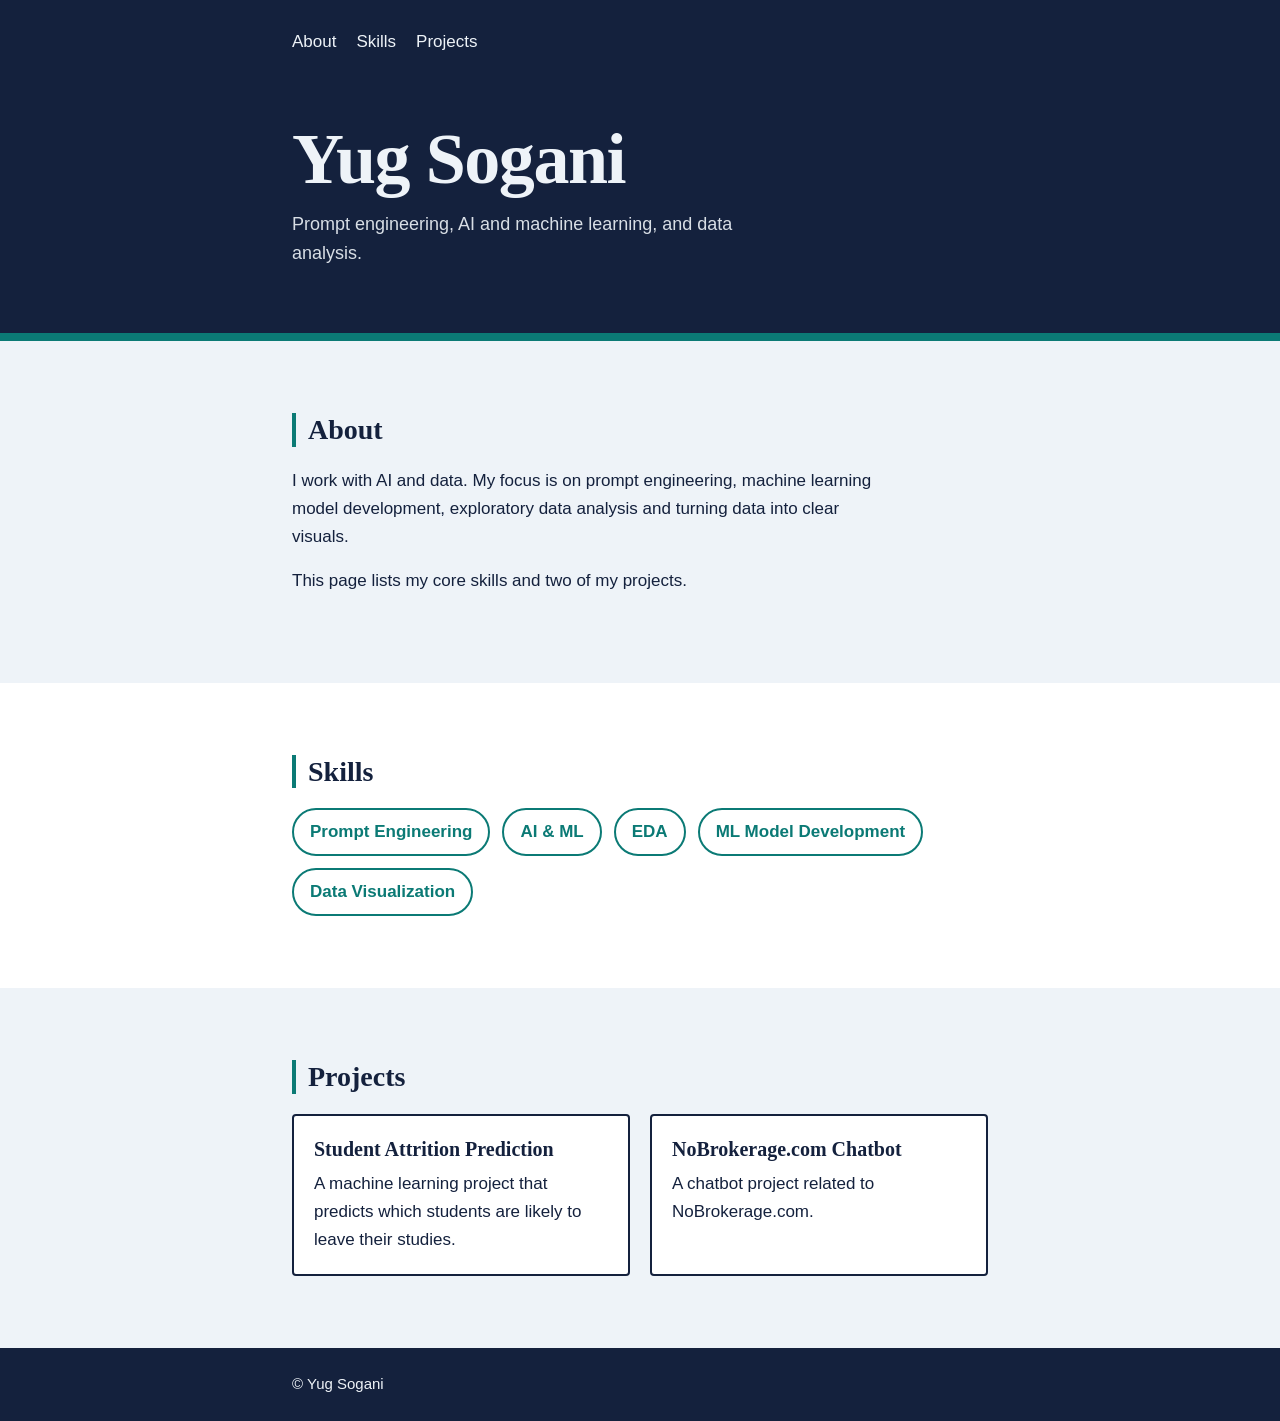
<file: Yug Sogani Portfolio Preview (1).html>
<!DOCTYPE html>
<html lang="en">
<head>
  <meta charset="UTF-8">
  <meta name="viewport" content="width=device-width, initial-scale=1">
  <title>Yug Sogani | Portfolio</title>
  <meta name="description" content="Personal portfolio of Yug Sogani: skills in AI, machine learning and data analysis, and selected projects.">
  <style>
/* Three-colour scheme: navy, ice, teal */
:root {
  --navy: #14213d;
  --ice: #eef3f8;
  --teal: #0b7a75;
}

*,
*::before,
*::after {
  box-sizing: border-box;
}

html {
  scroll-behavior: smooth;
}

body {
  margin: 0;
  font-family: "Segoe UI", Roboto, Helvetica, Arial, sans-serif;
  font-size: 1.0625rem;
  line-height: 1.65;
  color: var(--navy);
  background: var(--ice);
}

.container {
  width: 100%;
  max-width: 46rem;
  margin: 0 auto;
  padding: 0 1.25rem;
}

/* Hero */
.hero {
  background: var(--navy);
  color: var(--ice);
  padding: 1.25rem 0 4rem;
  border-bottom: 0.5rem solid var(--teal);
}

.nav {
  display: flex;
  flex-wrap: wrap;
  gap: 0.25rem 1.25rem;
  margin-bottom: 3.5rem;
}

.nav a {
  color: var(--ice);
  text-decoration: none;
  padding: 0.5rem 0;
  border-bottom: 2px solid transparent;
  transition: border-color 0.2s ease;
}

.nav a:hover,
.nav a:focus-visible {
  border-bottom-color: var(--ice);
}

h1 {
  margin: 0 0 0.75rem;
  font-family: Georgia, "Times New Roman", serif;
  font-size: clamp(2.5rem, 12vw, 4.5rem);
  line-height: 1.05;
  font-weight: 700;
  letter-spacing: -0.02em;
}

.tagline {
  margin: 0;
  max-width: 30rem;
  font-size: 1.125rem;
  opacity: 0.9;
}

/* Sections */
.section {
  padding: 3.5rem 0;
}

.section-alt {
  background: #fff;
}

h2 {
  margin: 0 0 1.25rem;
  font-family: Georgia, "Times New Roman", serif;
  font-size: 1.75rem;
  line-height: 1.2;
  padding-left: 0.75rem;
  border-left: 0.3rem solid var(--teal);
}

p {
  margin: 0 0 1rem;
  max-width: 38rem;
}

/* Skills */
.skills {
  list-style: none;
  margin: 0;
  padding: 0;
  display: flex;
  flex-wrap: wrap;
  gap: 0.75rem;
}

.skills li {
  padding: 0.5rem 1rem;
  border: 2px solid var(--teal);
  border-radius: 999px;
  color: var(--teal);
  font-weight: 600;
  transition: background-color 0.2s ease, color 0.2s ease, transform 0.2s ease;
}

.skills li:hover {
  background: var(--teal);
  color: #fff;
  transform: translateY(-2px);
}

/* Projects */
.projects {
  display: grid;
  gap: 1.25rem;
}

.project {
  background: #fff;
  border: 2px solid var(--navy);
  border-radius: 0.25rem;
  padding: 1.25rem;
  transition: background-color 0.2s ease, color 0.2s ease, transform 0.2s ease;
}

.project h3 {
  margin: 0 0 0.5rem;
  font-family: Georgia, "Times New Roman", serif;
  font-size: 1.25rem;
  line-height: 1.3;
}

.project p {
  margin: 0;
}

.project:hover {
  background: var(--navy);
  color: var(--ice);
  transform: translateY(-4px);
}

/* Footer */
.footer {
  background: var(--navy);
  color: var(--ice);
  padding: 1.5rem 0;
}

.footer p {
  margin: 0;
  font-size: 0.9375rem;
}

/* Keyboard focus */
a:focus-visible {
  outline: 3px solid var(--teal);
  outline-offset: 3px;
}

.nav a:focus-visible {
  outline-color: var(--ice);
}

/* Larger screens */
@media (min-width: 600px) {
  .projects {
    grid-template-columns: 1fr 1fr;
  }

  .section {
    padding: 4.5rem 0;
  }
}

/* Small phones (around 375px and below) */
@media (max-width: 400px) {
  body {
    font-size: 1rem;
  }

  .hero {
    padding-bottom: 3rem;
  }

  .nav {
    margin-bottom: 2.5rem;
  }

  h2 {
    font-size: 1.5rem;
  }
}

@media (prefers-reduced-motion: reduce) {
  html {
    scroll-behavior: auto;
  }

  * {
    transition: none !important;
  }

  .skills li:hover,
  .project:hover {
    transform: none;
  }
}

  </style>
</head>
<body>

  <header class="hero">
    <div class="container">
      <nav class="nav" aria-label="Main navigation">
        <a href="#about">About</a>
        <a href="#skills">Skills</a>
        <a href="#projects">Projects</a>
      </nav>
      <h1>Yug Sogani</h1>
      <p class="tagline">Prompt engineering, AI and machine learning, and data analysis.</p>
    </div>
  </header>

  <main>
    <section id="about" class="section">
      <div class="container">
        <h2>About</h2>
        <p>
          I work with AI and data. My focus is on prompt engineering,
          machine learning model development, exploratory data analysis and
          turning data into clear visuals.
        </p>
        <p>
          This page lists my core skills and two of my projects.
        </p>
      </div>
    </section>

    <section id="skills" class="section section-alt">
      <div class="container">
        <h2>Skills</h2>
        <ul class="skills">
          <li>Prompt Engineering</li>
          <li>AI &amp; ML</li>
          <li>EDA</li>
          <li>ML Model Development</li>
          <li>Data Visualization</li>
        </ul>
      </div>
    </section>

    <section id="projects" class="section">
      <div class="container">
        <h2>Projects</h2>
        <div class="projects">
          <article class="project">
            <h3>Student Attrition Prediction</h3>
            <p>
              A machine learning project that predicts which students are
              likely to leave their studies.
            </p>
          </article>
          <article class="project">
            <h3>NoBrokerage.com Chatbot</h3>
            <p>
              A chatbot project related to NoBrokerage.com.
            </p>
          </article>
        </div>
      </div>
    </section>
  </main>

  <footer class="footer">
    <div class="container">
      <p>&copy; Yug Sogani</p>
    </div>
  </footer>

</body>
</html>
</file>
